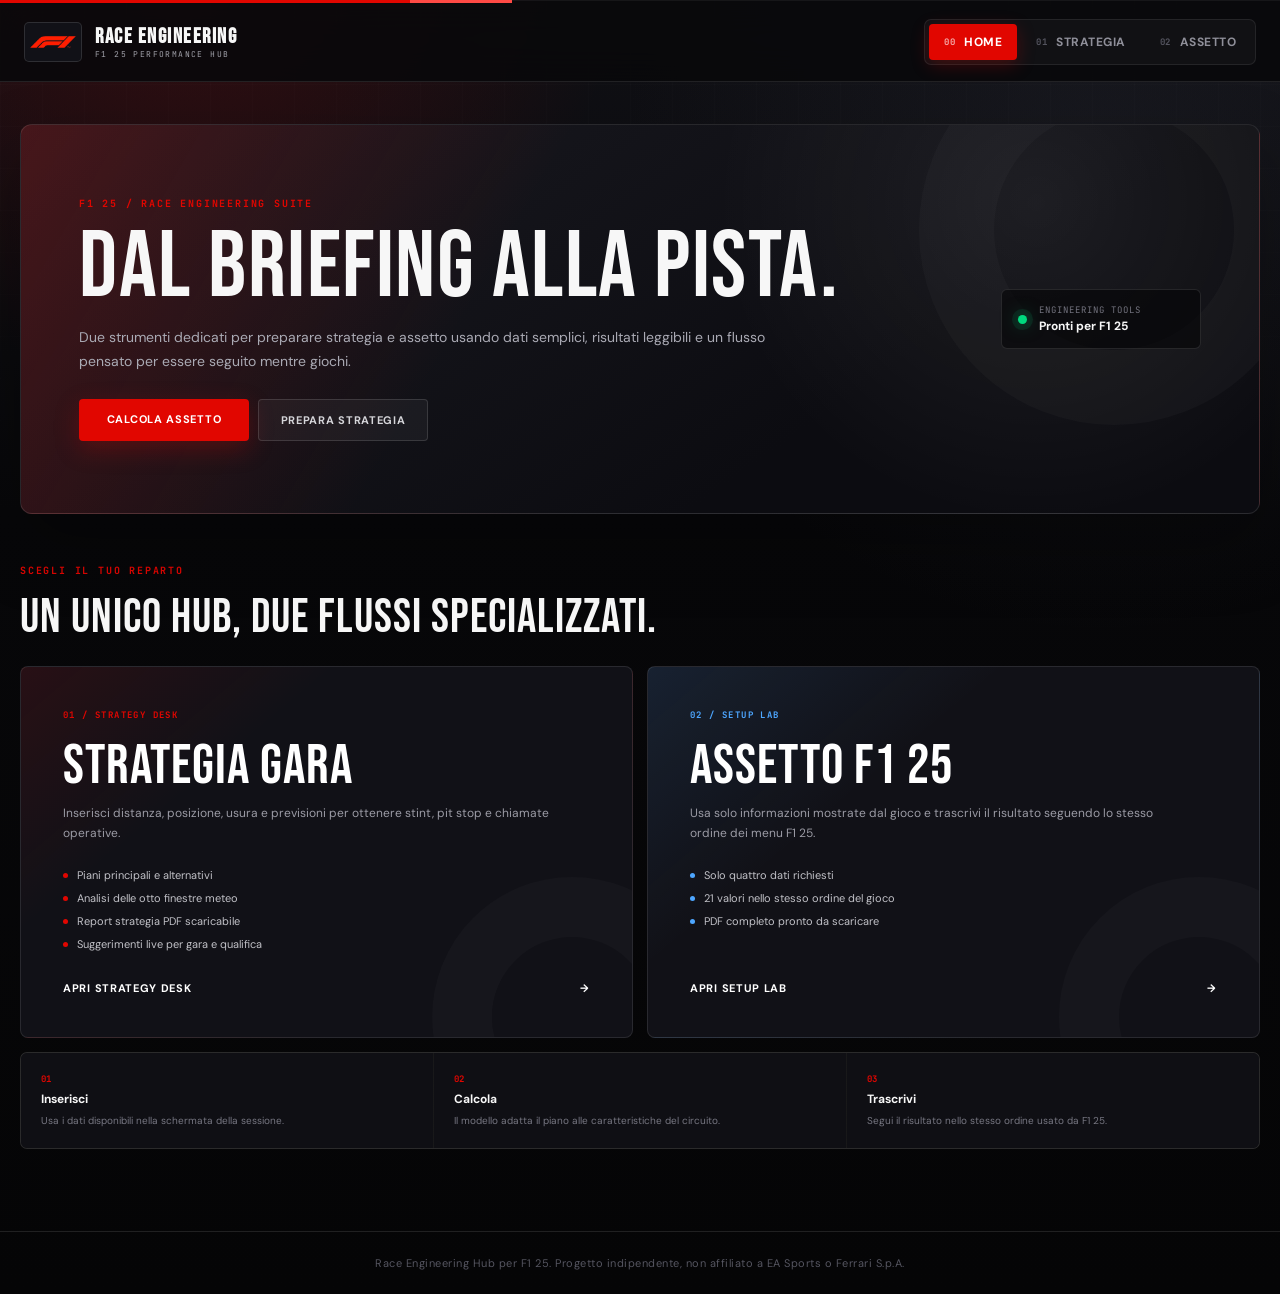
<file: index.html>
<!DOCTYPE html>
<html lang="it">
<head>
  <meta charset="UTF-8">
  <meta name="viewport" content="width=device-width, initial-scale=1.0">
  <meta name="description" content="Race Engineering Hub per F1 25: strategia gara e assetto completo.">
  <title>Race Engineering Hub | F1 25</title>
  <link rel="preconnect" href="https://fonts.googleapis.com">
  <link rel="preconnect" href="https://fonts.gstatic.com" crossorigin>
  <link href="https://fonts.googleapis.com/css2?family=Bebas+Neue&family=DM+Sans:wght@300;400;500;600;700&family=JetBrains+Mono:wght@400;600;700&display=swap" rel="stylesheet">
  <link href="style.css" rel="stylesheet">
  <link rel="icon" type="image/png" href="tdtuduy.png">
</head>
<body>
  <header class="site-header">
    <div class="header-stripe"></div>
    <div class="header-inner">
      <a class="brand" href="index.html" aria-label="Race Engineering Hub">
        <figure class="header-favicon"><img src="favicon.jpg" alt=""></figure>
        <span class="brand-copy"><strong>Race Engineering</strong><small>F1 25 Performance Hub</small></span>
      </a>
      <nav class="main-nav" aria-label="Navigazione principale">
        <a class="nav-link active" href="index.html" aria-current="page"><span>00</span> Home</a>
        <a class="nav-link" href="ferrari_strategy_setup_engineer_f1_25.html"><span>01</span> Strategia</a>
        <a class="nav-link" href="assetto.html"><span>02</span> Assetto</a>
      </nav>
    </div>
  </header>

  <main class="container page-shell home-shell">
    <section class="page-hero home-hero">
      <div>
        <p class="eyebrow">F1 25 / Race engineering suite</p>
        <h1>Dal briefing alla pista.</h1>
        <p class="hero-copy">Due strumenti dedicati per preparare strategia e assetto usando dati semplici, risultati leggibili e un flusso pensato per essere seguito mentre giochi.</p>
        <div class="home-actions">
          <a class="primary-link" href="assetto.html">Calcola assetto</a>
          <a class="secondary-link" href="ferrari_strategy_setup_engineer_f1_25.html">Prepara strategia</a>
        </div>
      </div>
      <div class="hero-status"><span class="status-dot"></span><div><small>Engineering tools</small><strong>Pronti per F1 25</strong></div></div>
    </section>

    <section class="home-intro">
      <p class="section-kicker">Scegli il tuo reparto</p>
      <h2>Un unico hub, due flussi specializzati.</h2>
    </section>

    <div class="tool-grid">
      <a class="tool-card strategy-tool" href="ferrari_strategy_setup_engineer_f1_25.html">
        <span class="tool-number">01 / STRATEGY DESK</span>
        <h2>Strategia gara</h2>
        <p>Inserisci distanza, posizione, usura e previsioni per ottenere stint, pit stop e chiamate operative.</p>
        <ul>
          <li>Piani principali e alternativi</li>
          <li>Analisi delle otto finestre meteo</li>
          <li>Report strategia PDF scaricabile</li>
          <li>Suggerimenti live per gara e qualifica</li>
        </ul>
        <strong class="tool-cta">Apri Strategy Desk <span>→</span></strong>
      </a>

      <a class="tool-card setup-tool" href="assetto.html">
        <span class="tool-number">02 / SETUP LAB</span>
        <h2>Assetto F1 25</h2>
        <p>Usa solo informazioni mostrate dal gioco e trascrivi il risultato seguendo lo stesso ordine dei menu F1 25.</p>
        <ul>
          <li>Solo quattro dati richiesti</li>
          <li>21 valori nello stesso ordine del gioco</li>
          <li>PDF completo pronto da scaricare</li>
        </ul>
        <strong class="tool-cta">Apri Setup Lab <span>→</span></strong>
      </a>
    </div>

    <section class="home-process">
      <div><span>01</span><strong>Inserisci</strong><p>Usa i dati disponibili nella schermata della sessione.</p></div>
      <div><span>02</span><strong>Calcola</strong><p>Il modello adatta il piano alle caratteristiche del circuito.</p></div>
      <div><span>03</span><strong>Trascrivi</strong><p>Segui il risultato nello stesso ordine usato da F1 25.</p></div>
    </section>
  </main>

  <footer class="site-footer">Race Engineering Hub per F1 25. Progetto indipendente, non affiliato a EA Sports o Ferrari S.p.A.</footer>
</body>
</html>
</file>
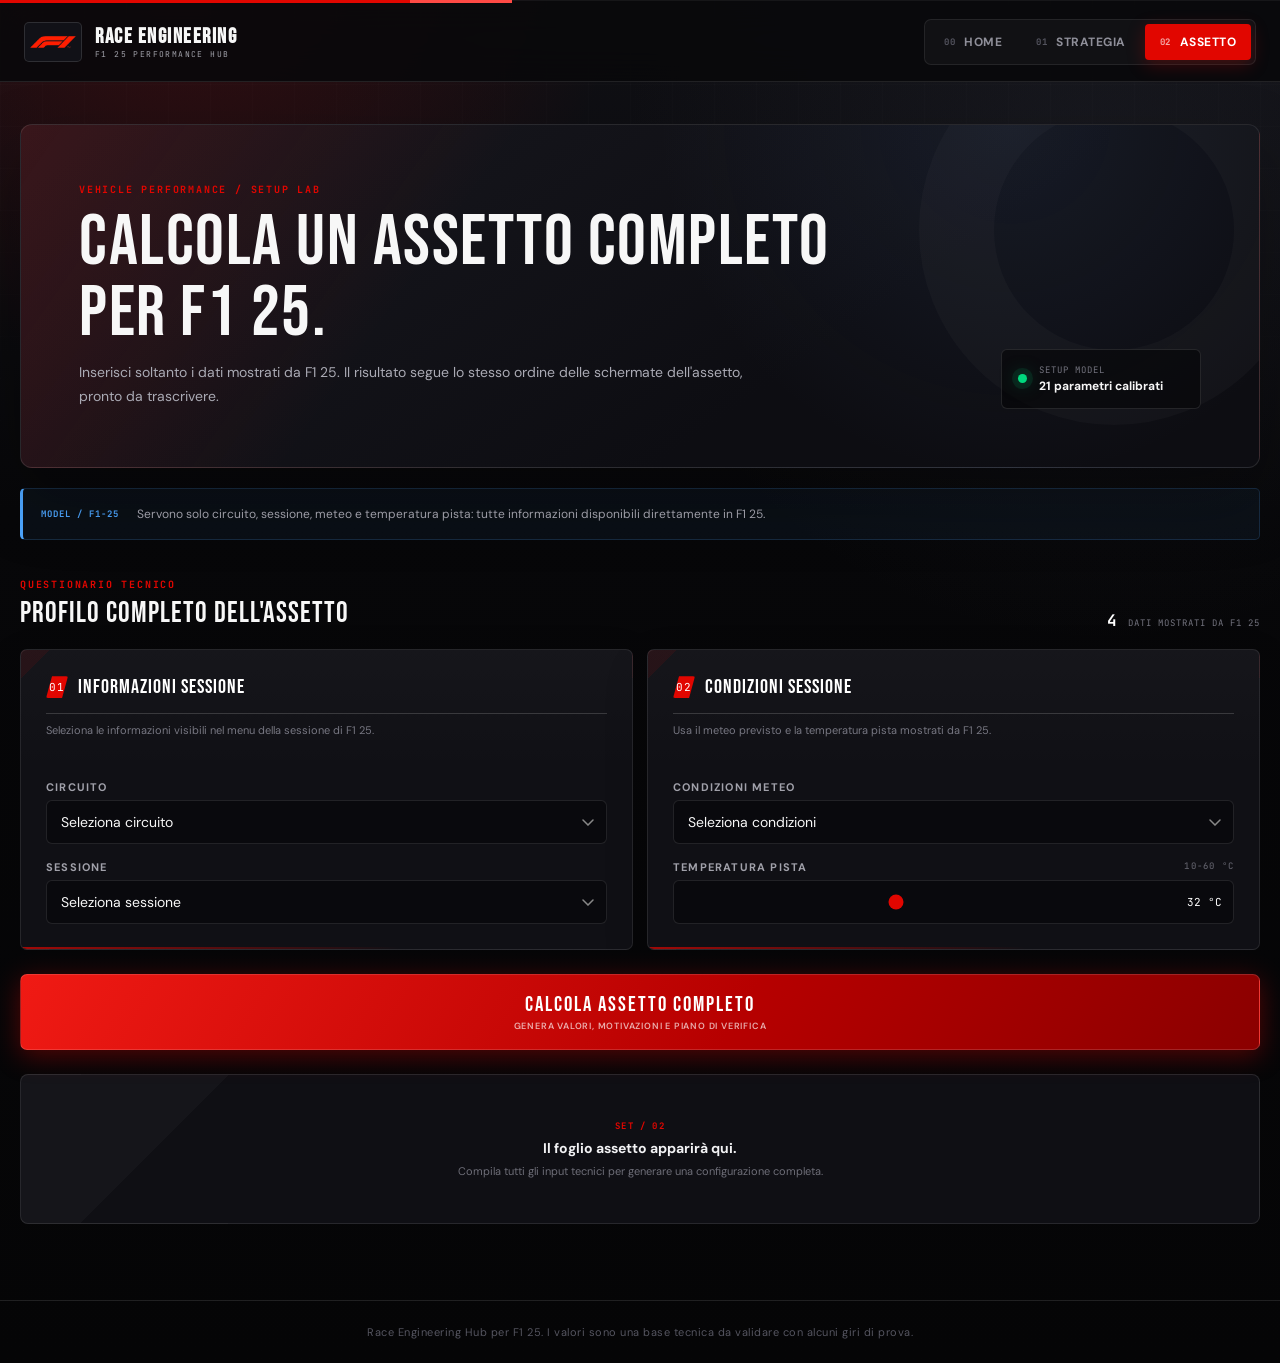
<file: assetto.html>
<!DOCTYPE html>
<html lang="it">
<head>
  <meta charset="UTF-8">
  <meta name="viewport" content="width=device-width, initial-scale=1.0">
  <meta name="description" content="Setup Lab per F1 25: calcolo professionale dell'assetto completo.">
  <title>Setup Lab | F1 25</title>
  <link rel="preconnect" href="https://fonts.googleapis.com">
  <link rel="preconnect" href="https://fonts.gstatic.com" crossorigin>
  <link href="https://fonts.googleapis.com/css2?family=Bebas+Neue&family=DM+Sans:wght@300;400;500;600;700&family=JetBrains+Mono:wght@400;600;700&display=swap" rel="stylesheet">
  <link href="style.css" rel="stylesheet">
  <link rel="icon" type="image/png" href="tdtuduy.png">
</head>
<body>
  <header class="site-header">
    <div class="header-stripe"></div>
    <div class="header-inner">
      <a class="brand" href="index.html" aria-label="Race Engineering Hub">
        <figure class="header-favicon">
          <img src="favicon.jpg" alt="">
        </figure>
        <span class="brand-copy">
          <strong>Race Engineering</strong>
          <small>F1 25 Performance Hub</small>
        </span>
      </a>

      <nav class="main-nav" aria-label="Navigazione principale">
        <a class="nav-link" href="index.html">
          <span>00</span> Home
        </a>
        <a class="nav-link" href="ferrari_strategy_setup_engineer_f1_25.html">
          <span>01</span> Strategia
        </a>
        <a class="nav-link active" href="assetto.html" aria-current="page">
          <span>02</span> Assetto
        </a>
      </nav>
    </div>
  </header>

  <main class="container page-shell">
    <section class="page-hero setup-hero">
      <div>
        <p class="eyebrow">Vehicle performance / Setup lab</p>
        <h1>Calcola un assetto completo per F1 25.</h1>
        <p class="hero-copy">Inserisci soltanto i dati mostrati da F1 25. Il risultato segue lo stesso ordine delle schermate dell'assetto, pronto da trascrivere.</p>
      </div>
      <div class="hero-status" aria-label="Stato del modello">
        <span class="status-dot"></span>
        <div>
          <small>Setup model</small>
          <strong>21 parametri calibrati</strong>
        </div>
      </div>
    </section>

    <section class="model-note">
      <span class="note-code">MODEL / F1-25</span>
      <p>Servono solo circuito, sessione, meteo e temperatura pista: tutte informazioni disponibili direttamente in F1 25.</p>
    </section>

    <section class="workspace-heading">
      <div>
        <p class="section-kicker">Questionario tecnico</p>
        <h2>Profilo completo dell'assetto</h2>
      </div>
      <span class="completion-label"><strong>4</strong> dati mostrati da F1 25</span>
    </section>

    <div class="setup-form-grid setup-game-inputs">
      <section class="card setup-form-card">
        <div class="card-title"><em class="step">01</em> Informazioni sessione</div>
        <p class="card-intro">Seleziona le informazioni visibili nel menu della sessione di F1 25.</p>

        <div class="field">
          <label for="setupTrack">Circuito</label>
          <select id="setupTrack">
            <option value="">Seleziona circuito</option>
            <option value="bahrain">Bahrain</option>
            <option value="saudi">Arabia Saudita</option>
            <option value="australia">Australia</option>
            <option value="japan">Giappone</option>
            <option value="china">Cina</option>
            <option value="miami">Miami</option>
            <option value="imola">Imola</option>
            <option value="monaco">Monaco</option>
            <option value="canada">Canada</option>
            <option value="spain">Spagna</option>
            <option value="austria">Austria</option>
            <option value="silverstone">Gran Bretagna</option>
            <option value="belgium">Belgio</option>
            <option value="hungary">Ungheria</option>
            <option value="netherlands">Olanda</option>
            <option value="monza">Monza</option>
            <option value="baku">Azerbaijan</option>
            <option value="singapore">Singapore</option>
            <option value="usa">USA</option>
            <option value="mexico">Messico</option>
            <option value="brazil">Brasile</option>
            <option value="lasvegas">Las Vegas</option>
            <option value="qatar">Qatar</option>
            <option value="abudhabi">Abu Dhabi</option>
          </select>
        </div>

        <div class="field">
          <label for="setupSession">Sessione</label>
          <select id="setupSession">
            <option value="">Seleziona sessione</option>
            <option value="timeTrial">Prova a tempo</option>
            <option value="qualifying">Qualifica</option>
            <option value="sprint">Sprint</option>
            <option value="race">Gara</option>
          </select>
        </div>
      </section>

      <section class="card setup-form-card">
        <div class="card-title"><em class="step">02</em> Condizioni sessione</div>
        <p class="card-intro">Usa il meteo previsto e la temperatura pista mostrati da F1 25.</p>

        <div class="field">
          <label for="setupWeather">Condizioni meteo</label>
          <select id="setupWeather">
            <option value="">Seleziona condizioni</option>
            <option value="dry">Asciutto</option>
            <option value="damp">Pioggia leggera / intermedie</option>
            <option value="wet">Pioggia intensa / full wet</option>
          </select>
        </div>

        <div class="field">
          <label for="setupTrackTemp">Temperatura pista <span class="label-note">10-60 °C</span></label>
          <div class="range-control">
            <input type="range" id="setupTrackTemp" min="10" max="60" value="32">
            <output id="setupTrackTempValue" for="setupTrackTemp">32 °C</output>
          </div>
        </div>

      </section>
    </div>

    <div class="cta-row">
      <button class="btn-calculate" id="calculateSetupBtn" type="button">
        <span>Calcola assetto completo</span>
        <small>Genera valori, motivazioni e piano di verifica</small>
      </button>
    </div>

    <section id="setupOutput" class="setup-output" aria-live="polite">
      <div class="empty-state">
        <span class="empty-index">SET / 02</span>
        <strong>Il foglio assetto apparirà qui.</strong>
        <p>Compila tutti gli input tecnici per generare una configurazione completa.</p>
      </div>
    </section>
  </main>

  <footer class="site-footer">
    Race Engineering Hub per F1 25. I valori sono una base tecnica da validare con alcuni giri di prova.
  </footer>
  <script src="script.js" defer></script>
  <script src="assetto.js" defer></script>
</body>
</html>
</file>
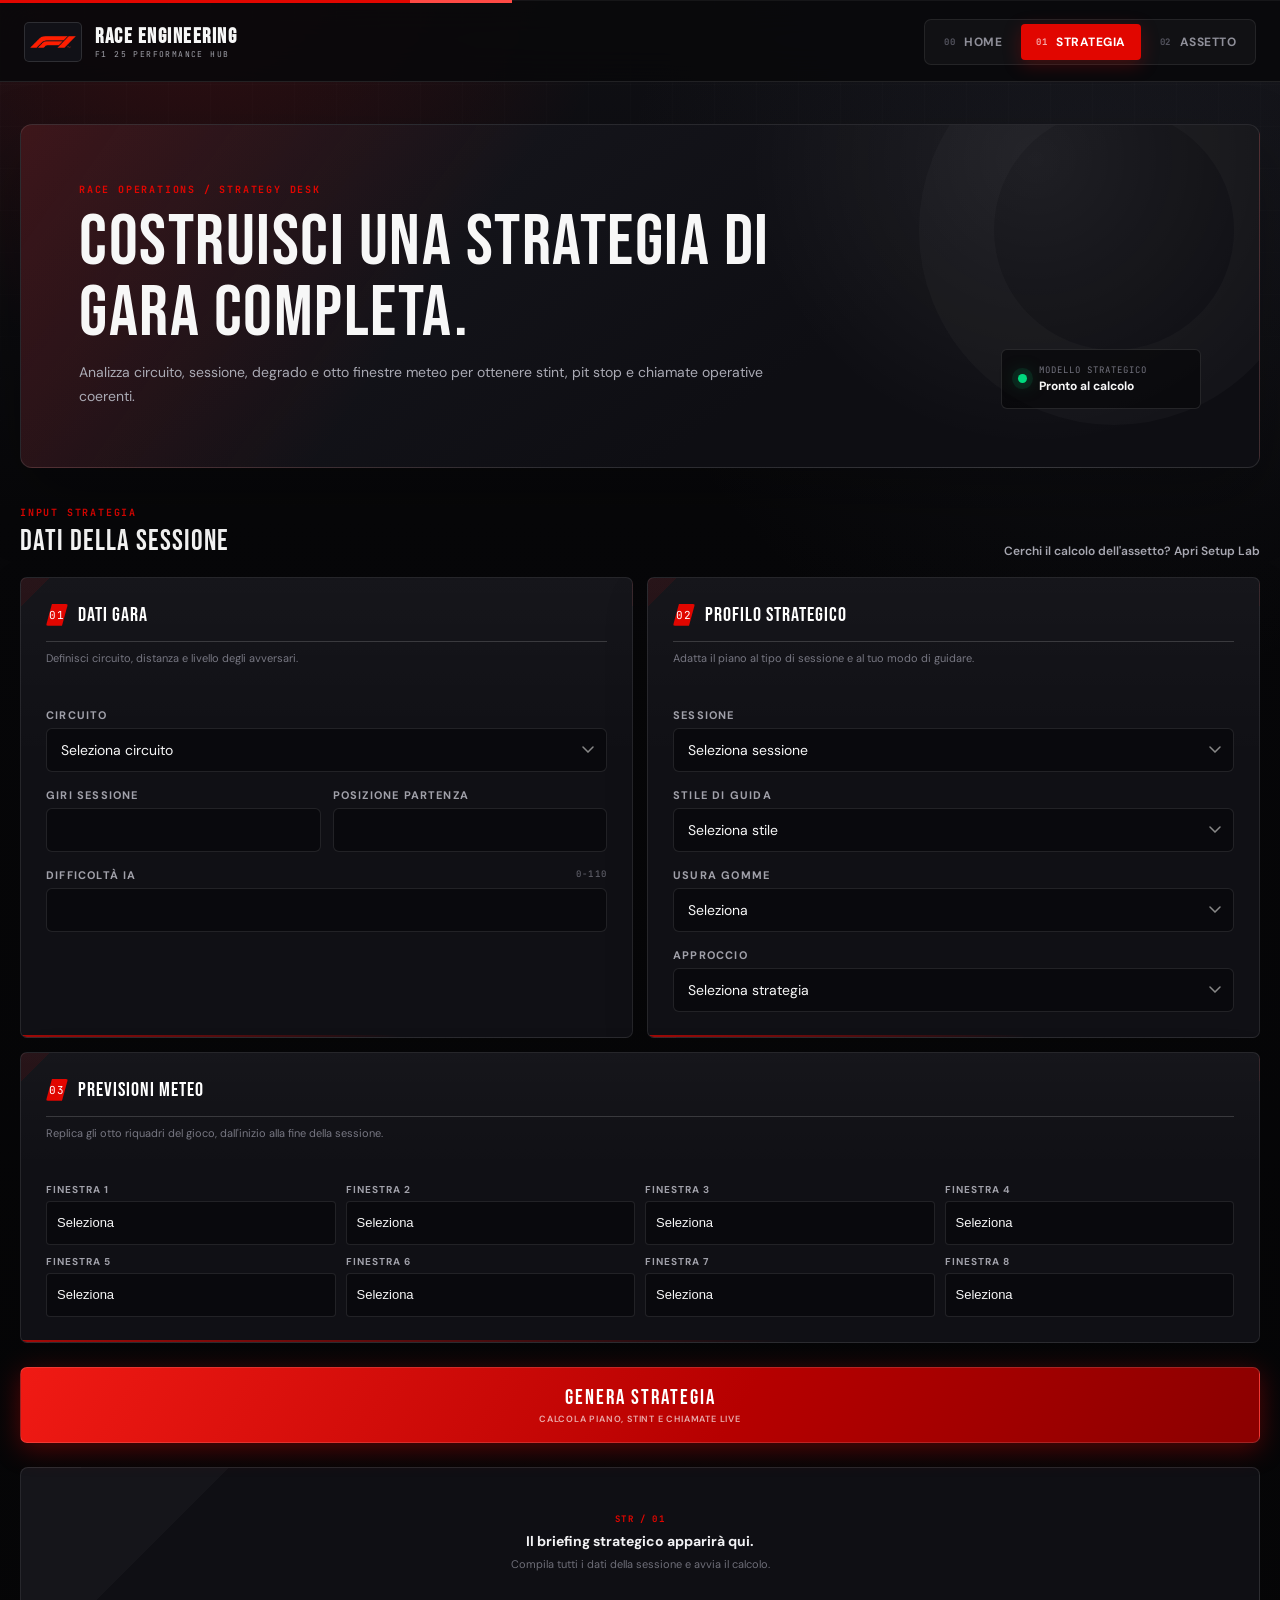
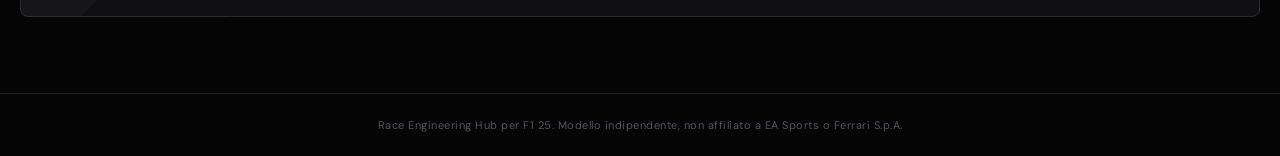
<file: ferrari_strategy_setup_engineer_f1_25.html>
<!DOCTYPE html>
<html lang="it">
<head>
  <meta charset="UTF-8">
  <meta name="viewport" content="width=device-width, initial-scale=1.0">
  <meta name="description" content="Race Strategy Engineer per F1 25: strategia, meteo e gestione stint.">
  <title>Race Strategy Engineer | F1 25</title>
  <link rel="preconnect" href="https://fonts.googleapis.com">
  <link rel="preconnect" href="https://fonts.gstatic.com" crossorigin>
  <link href="https://fonts.googleapis.com/css2?family=Bebas+Neue&family=DM+Sans:wght@300;400;500;600;700&family=JetBrains+Mono:wght@400;600;700&display=swap" rel="stylesheet">
  <link href="style.css" rel="stylesheet">
  <link rel="icon" type="image/png" href="tdtuduy.png">
</head>
<body>
  <header class="site-header">
    <div class="header-stripe"></div>
    <div class="header-inner">
      <a class="brand" href="index.html" aria-label="Race Engineering Hub">
        <figure class="header-favicon">
          <img src="favicon.jpg" alt="">
        </figure>
        <span class="brand-copy">
          <strong>Race Engineering</strong>
          <small>F1 25 Performance Hub</small>
        </span>
      </a>

      <nav class="main-nav" aria-label="Navigazione principale">
        <a class="nav-link" href="index.html">
          <span>00</span> Home
        </a>
        <a class="nav-link active" href="ferrari_strategy_setup_engineer_f1_25.html" aria-current="page">
          <span>01</span> Strategia
        </a>
        <a class="nav-link" href="assetto.html">
          <span>02</span> Assetto
        </a>
      </nav>
    </div>
  </header>

  <main class="container page-shell">
    <section class="page-hero">
      <div>
        <p class="eyebrow">Race operations / Strategy desk</p>
        <h1>Costruisci una strategia di gara completa.</h1>
        <p class="hero-copy">Analizza circuito, sessione, degrado e otto finestre meteo per ottenere stint, pit stop e chiamate operative coerenti.</p>
      </div>
      <div class="hero-status" aria-label="Stato del modello">
        <span class="status-dot"></span>
        <div>
          <small>Modello strategico</small>
          <strong>Pronto al calcolo</strong>
        </div>
      </div>
    </section>

    <section class="workspace-heading">
      <div>
        <p class="section-kicker">Input strategia</p>
        <h2>Dati della sessione</h2>
      </div>
      <a class="text-link" href="assetto.html">Cerchi il calcolo dell'assetto? Apri Setup Lab</a>
    </section>

    <div class="input-grid strategy-grid">
      <section class="card">
        <div class="card-title"><em class="step">01</em> Dati gara</div>
        <p class="card-intro">Definisci circuito, distanza e livello degli avversari.</p>

        <div class="field">
          <label for="track">Circuito</label>
          <select id="track">
            <option value="">Seleziona circuito</option>
            <option value="bahrain">Bahrain</option>
            <option value="saudi">Arabia Saudita</option>
            <option value="australia">Australia</option>
            <option value="japan">Giappone</option>
            <option value="china">Cina</option>
            <option value="miami">Miami</option>
            <option value="imola">Imola</option>
            <option value="monaco">Monaco</option>
            <option value="canada">Canada</option>
            <option value="spain">Spagna</option>
            <option value="austria">Austria</option>
            <option value="silverstone">Gran Bretagna</option>
            <option value="belgium">Belgio</option>
            <option value="hungary">Ungheria</option>
            <option value="netherlands">Olanda</option>
            <option value="monza">Monza</option>
            <option value="baku">Azerbaijan</option>
            <option value="singapore">Singapore</option>
            <option value="usa">USA</option>
            <option value="mexico">Messico</option>
            <option value="brazil">Brasile</option>
            <option value="lasvegas">Las Vegas</option>
            <option value="qatar">Qatar</option>
            <option value="abudhabi">Abu Dhabi</option>
          </select>
        </div>

        <div class="field-row">
          <div class="field">
            <label for="laps">Giri sessione</label>
            <input type="number" id="laps" min="1" max="100" inputmode="numeric">
          </div>
          <div class="field">
            <label for="startPos">Posizione partenza</label>
            <input type="number" id="startPos" min="1" max="22" inputmode="numeric">
          </div>
        </div>

        <div class="field">
          <label for="aiDifficulty">Difficoltà IA <span class="label-note">0-110</span></label>
          <input type="number" id="aiDifficulty" min="0" max="110" inputmode="numeric">
        </div>
      </section>

      <section class="card">
        <div class="card-title"><em class="step">02</em> Profilo strategico</div>
        <p class="card-intro">Adatta il piano al tipo di sessione e al tuo modo di guidare.</p>

        <div class="field">
          <label for="sessionType">Sessione</label>
          <select id="sessionType">
            <option value="">Seleziona sessione</option>
            <option value="sprintShootout">Qualifica Sprint</option>
            <option value="sprint">Gara Sprint</option>
            <option value="qualy">Qualifica GP</option>
            <option value="race">Gara</option>
          </select>
        </div>

        <div class="field">
          <label for="driverStyle">Stile di guida</label>
          <select id="driverStyle">
            <option value="">Seleziona stile</option>
            <option value="assisted">Stabile / prudente</option>
            <option value="smooth">Fluido</option>
            <option value="normal">Bilanciato</option>
            <option value="aggressive">Aggressivo controllato</option>
          </select>
        </div>

        <div class="field">
          <label for="wear">Usura gomme</label>
          <select id="wear">
            <option value="">Seleziona</option>
            <option value="low">Bassa</option>
            <option value="medium">Media</option>
            <option value="high">Alta</option>
          </select>
        </div>

        <div class="field">
          <label for="strategyStyle">Approccio</label>
          <select id="strategyStyle">
            <option value="">Seleziona strategia</option>
            <option value="balanced">Bilanciata</option>
            <option value="aggressive">Aggressiva</option>
            <option value="conservative">Conservativa</option>
          </select>
        </div>
      </section>

      <section class="card weather-card">
        <div class="card-title"><em class="step">03</em> Previsioni meteo</div>
        <p class="card-intro">Replica gli otto riquadri del gioco, dall'inizio alla fine della sessione.</p>

        <div class="weather-grid">
          <div class="weather-cell"><label for="w1">Finestra 1</label><select id="w1"><option value="">Seleziona</option><option value="dry">Sole</option><option value="cloudy">Nuvoloso</option><option value="light_rain">Pioggia lieve</option><option value="rain">Pioggia</option><option value="heavy_rain">Pioggia forte</option></select></div>
          <div class="weather-cell"><label for="w2">Finestra 2</label><select id="w2"><option value="">Seleziona</option><option value="dry">Sole</option><option value="cloudy">Nuvoloso</option><option value="light_rain">Pioggia lieve</option><option value="rain">Pioggia</option><option value="heavy_rain">Pioggia forte</option></select></div>
          <div class="weather-cell"><label for="w3">Finestra 3</label><select id="w3"><option value="">Seleziona</option><option value="dry">Sole</option><option value="cloudy">Nuvoloso</option><option value="light_rain">Pioggia lieve</option><option value="rain">Pioggia</option><option value="heavy_rain">Pioggia forte</option></select></div>
          <div class="weather-cell"><label for="w4">Finestra 4</label><select id="w4"><option value="">Seleziona</option><option value="dry">Sole</option><option value="cloudy">Nuvoloso</option><option value="light_rain">Pioggia lieve</option><option value="rain">Pioggia</option><option value="heavy_rain">Pioggia forte</option></select></div>
          <div class="weather-cell"><label for="w5">Finestra 5</label><select id="w5"><option value="">Seleziona</option><option value="dry">Sole</option><option value="cloudy">Nuvoloso</option><option value="light_rain">Pioggia lieve</option><option value="rain">Pioggia</option><option value="heavy_rain">Pioggia forte</option></select></div>
          <div class="weather-cell"><label for="w6">Finestra 6</label><select id="w6"><option value="">Seleziona</option><option value="dry">Sole</option><option value="cloudy">Nuvoloso</option><option value="light_rain">Pioggia lieve</option><option value="rain">Pioggia</option><option value="heavy_rain">Pioggia forte</option></select></div>
          <div class="weather-cell"><label for="w7">Finestra 7</label><select id="w7"><option value="">Seleziona</option><option value="dry">Sole</option><option value="cloudy">Nuvoloso</option><option value="light_rain">Pioggia lieve</option><option value="rain">Pioggia</option><option value="heavy_rain">Pioggia forte</option></select></div>
          <div class="weather-cell"><label for="w8">Finestra 8</label><select id="w8"><option value="">Seleziona</option><option value="dry">Sole</option><option value="cloudy">Nuvoloso</option><option value="light_rain">Pioggia lieve</option><option value="rain">Pioggia</option><option value="heavy_rain">Pioggia forte</option></select></div>
        </div>
      </section>
    </div>

    <div class="cta-row">
      <button class="btn-calculate" id="calculateBtn" type="button">
        <span>Genera strategia</span>
        <small>Calcola piano, stint e chiamate live</small>
      </button>
    </div>

    <section id="output" aria-live="polite">
      <div class="empty-state">
        <span class="empty-index">STR / 01</span>
        <strong>Il briefing strategico apparirà qui.</strong>
        <p>Compila tutti i dati della sessione e avvia il calcolo.</p>
      </div>
    </section>
  </main>

  <footer class="site-footer">
    Race Engineering Hub per F1 25. Modello indipendente, non affiliato a EA Sports o Ferrari S.p.A.
  </footer>
  <script src="script.js" defer></script>
</body>
</html>
</file>
<file: style.css>
:root {
  --red: #e10600;
  --red-dark: #790000;
  --red-glow: rgba(225,6,0,0.28);
  --gold: #f5c100;
  --gold-light: #fff200;
  --bg: #050507;
  --surface: #121217;
  --surface2: #181820;
  --surface3: #22222b;
  --border: rgba(255,255,255,0.11);
  --border-active: rgba(225,6,0,0.62);
  --text: #f7f7f7;
  --muted: #a1a1aa;
  --green: #00d97e;
  --yellow: #f5c842;
  --blue: #4da6ff;
  --soft-tyre: #e8001a;
  --medium-tyre: #f5c100;
  --hard-tyre: #d4d4d4;
  --inter-tyre: #1db954;
  --wet-tyre: #1565c0;
}

*, *::before, *::after { box-sizing: border-box; margin: 0; padding: 0; }

html { scroll-behavior: smooth; }

body {
  font-family: 'DM Sans', sans-serif;
  background:
    linear-gradient(135deg, rgba(225,6,0,0.13) 0 12%, transparent 12% 100%),
    linear-gradient(180deg, #15151e 0%, var(--bg) 36%, #08080b 100%);
  color: var(--text);
  min-height: 100vh;
  overflow-x: hidden;
}

/* --- NOISE OVERLAY --- */
body::before {
  content: '';
  position: fixed;
  inset: 0;
  background-image:
    linear-gradient(135deg, rgba(255,255,255,0.045) 0 1px, transparent 1px 18px),
    linear-gradient(90deg, transparent 0 48%, rgba(225,6,0,0.08) 48% 50%, transparent 50% 100%);
  pointer-events: none;
  z-index: 0;
  opacity: 0.55;
}

/* --- HEADER --- */
.site-header {
  position: relative;
  overflow: hidden;
  padding: 0;
  background:
    radial-gradient(circle at 20% 10%, rgba(255,255,255,0.08), transparent 20%),
    linear-gradient(120deg, rgba(225,6,0,0.24) 0 18%, transparent 18% 100%),
    linear-gradient(180deg, #18181f 0%, #070708 100%);
  border-bottom: 1px solid rgba(255,255,255,0.14);
  box-shadow: inset 0 1px 0 rgba(255,255,255,0.05);
}

.site-header::after {
  content: '';
  position: absolute;
  right: -80px;
  bottom: -42px;
  width: 360px;
  height: 120px;
  transform: skewX(-24deg);
  background: repeating-linear-gradient(90deg, rgba(255,255,255,0.10) 0 12px, transparent 12px 24px);
  opacity: 0.22;
}

.header-stripe {
  height: 6px;
  background: linear-gradient(90deg, var(--red) 0 36%, #fff 36% 41%, var(--red) 41% 100%);
}

.header-inner {
  position: relative;
  z-index: 1;
  max-width: 1200px;
  margin: auto;
  padding: 28px 28px 24px;
  display: flex;
  align-items: center;
  justify-content: space-between;
  gap: 18px;
}

.header-favicon {
  width: 95px;
  height: 60px;
  flex-shrink: 0;
  display: grid;
  place-items: center;
  align-self: center;
}

.header-favicon img {
  width: 100%;
  height: auto;
  display: block;
}

.header-title {
  display: flex;
  align-items: center;
  gap: 14px;
  flex: 1;
}

.header-title h1 {
  font-family: 'Bebas Neue', sans-serif;
  font-size: clamp(28px, 4vw, 42px);
  letter-spacing: 1.5px;
  line-height: 1.05;
  color: #fff;
  text-transform: uppercase;
  text-shadow: 0 1px 3px rgba(0,0,0,0.35);
}

.header-title h1 span {
  color: var(--red);
}

.header-title p {
  color: var(--muted);
  font-size: 13px;
  margin-top: 4px;
  letter-spacing: 0.5px;
  font-weight: 300;
}

.header-badge {
  background: var(--red);
  border: 1px solid rgba(255,255,255,0.16);
  color: #fff;
  font-family: 'JetBrains Mono', monospace;
  font-size: 11px;
  padding: 6px 12px;
  border-radius: 0;
  text-transform: uppercase;
  letter-spacing: 1px;
  white-space: nowrap;
  clip-path: polygon(10px 0, 100% 0, calc(100% - 10px) 100%, 0 100%);
}

/* --- MAIN LAYOUT --- */
.container {
  position: relative;
  z-index: 1;
  max-width: 1200px;
  margin: auto;
  padding: 32px 20px 48px;
}

.input-grid {
  display: grid;
  grid-template-columns: repeat(auto-fit, minmax(min(300px, 100%), 1fr));
  gap: 14px;
  margin-bottom: 18px;
}

/* --- CARDS --- */
.card {
  background:
    linear-gradient(135deg, rgba(225,6,0,0.12) 0 20px, transparent 20px 100%),
    linear-gradient(180deg, rgba(255,255,255,0.045), transparent 38%),
    #101015;
  border: 1px solid rgba(255,255,255,0.09);
  border-radius: 10px;
  padding: 24px;
  position: relative;
  overflow: hidden;
  transition: border-color 0.2s ease, transform 0.2s ease, box-shadow 0.2s ease;
  box-shadow: 0 10px 30px rgba(0,0,0,0.15);
}

.card:hover {
  border-color: rgba(225,6,0,0.48);
  transform: translateY(-1px);
}

.card::after {
  content: '';
  position: absolute;
  inset: auto 0 0;
  height: 2px;
  background: linear-gradient(90deg, var(--red), transparent 62%);
  opacity: 0.7;
}

.card-title {
  font-family: 'Bebas Neue', sans-serif;
  font-size: 19px;
  letter-spacing: 1px;
  color: #fff;
  display: flex;
  align-items: center;
  gap: 10px;
  margin-bottom: 20px;
  padding-bottom: 14px;
  border-bottom: 1px solid rgba(255,255,255,0.16);
  text-transform: uppercase;
}

.card-title .step {
  background: var(--red);
  color: #fff;
  font-size: 11px;
  font-family: 'JetBrains Mono', monospace;
  width: 22px;
  height: 22px;
  border-radius: 2px;
  display: flex;
  align-items: center;
  justify-content: center;
  flex-shrink: 0;
  font-style: normal;
  clip-path: polygon(6px 0, 100% 0, calc(100% - 6px) 100%, 0 100%);
}

/* --- FORM ELEMENTS --- */
.field {
  margin-bottom: 16px;
}

.field:last-child { margin-bottom: 0; }

.field label {
  display: block;
  font-size: 11px;
  font-weight: 700;
  text-transform: uppercase;
  letter-spacing: 1.2px;
  color: var(--muted);
  margin-bottom: 6px;
}

.field input,
.field select {
  width: 100%;
  background: #09090f;
  border: 1px solid rgba(255,255,255,0.08);
  color: var(--text);
  font-family: 'DM Sans', sans-serif;
  font-size: 14px;
  padding: 12px 14px;
  border-radius: 6px;
  outline: none;
  transition: border-color 0.2s, box-shadow 0.2s, transform 0.2s;
  appearance: none;
  -webkit-appearance: none;
}

.field input:focus,
.field select:focus {
  border-color: var(--red);
  box-shadow: inset 4px 0 0 var(--red), 0 0 0 3px var(--red-glow);
}

.field input.is-invalid,
.field select.is-invalid,
.weather-cell select.is-invalid {
  border-color: #ff4d4d;
  box-shadow: 0 0 0 3px rgba(255,77,77,0.18);
}

.field select {
  background-image: url("data:image/svg+xml,%3Csvg xmlns='http://www.w3.org/2000/svg' width='12' height='7' viewBox='0 0 12 7'%3E%3Cpath d='M1 1l5 5 5-5' stroke='%23888' stroke-width='1.5' fill='none' stroke-linecap='round'/%3E%3C/svg%3E");
  background-repeat: no-repeat;
  background-position: right 12px center;
  padding-right: 36px;
  cursor: pointer;
}

.field input::placeholder { color: #444; }

/* --- WEATHER GRID --- */
.weather-grid {
  display: grid;
  grid-template-columns: repeat(4, 1fr);
  gap: 8px;
  margin-top: 2px;
}

.weather-cell label {
  font-size: 10px;
  letter-spacing: 1px;
  color: var(--muted);
  text-transform: uppercase;
  font-weight: 700;
  display: block;
  margin-bottom: 5px;
}

.weather-cell select {
  width: 100%;
  background: #0c0c11;
  border: 1px solid var(--border);
  color: var(--text);
  font-size: 13px;
  padding: 8px 10px;
  border-radius: 4px;
  outline: none;
  appearance: none;
  -webkit-appearance: none;
  cursor: pointer;
  transition: border-color 0.2s;
}

.weather-cell select:focus {
  border-color: var(--red);
}

/* --- CTA BUTTON --- */
.cta-row {
  margin: 20px 0;
}

.btn-calculate {
  width: 100%;
  background:
    linear-gradient(135deg, #ff2d20 0 20%, #c10000 20% 100%);
  color: #fff;
  border: 1px solid rgba(255,255,255,0.14);
  border-radius: 6px;
  padding: 18px 32px;
  font-family: 'Bebas Neue', sans-serif;
  font-size: 21px;
  letter-spacing: 2.2px;
  text-transform: uppercase;
  cursor: pointer;
  position: relative;
  overflow: hidden;
  transition: background 0.2s, transform 0.1s, box-shadow 0.2s;
  box-shadow: 0 6px 26px rgba(225,6,0,0.35);
}

.btn-calculate::before {
  content: '';
  position: absolute;
  top: 0;
  left: -100%;
  width: 100%;
  height: 100%;
  background: linear-gradient(105deg, transparent 0 35%, rgba(255,255,255,0.24) 35% 48%, transparent 48% 100%);
  transition: left 0.5s ease;
}

.btn-calculate:hover::before { left: 100%; }

.btn-calculate:hover {
  background: #ff1f1a;
  box-shadow: 0 6px 32px rgba(225,6,0,0.5);
}

.btn-calculate:active { transform: scale(0.99); }

/* --- OUTPUT SECTION --- */
#output {
  background:
    linear-gradient(135deg, rgba(255,255,255,0.04) 0 18%, transparent 18% 100%),
    var(--surface);
  border: 1px solid var(--border);
  border-radius: 6px;
  padding: 28px;
  min-height: 80px;
  display: flex;
  align-items: center;
  justify-content: center;
  color: var(--muted);
  font-size: 14px;
  transition: border-color 0.3s;
}

#output.has-result {
  display: block;
  align-items: unset;
  justify-content: unset;
  border-color: rgba(225,6,0,0.2);
  animation: fadeIn 0.4s ease;
}

@keyframes fadeIn {
  from { opacity: 0; transform: translateY(8px); }
  to { opacity: 1; transform: translateY(0); }
}

/* --- OUTPUT INTERNALS --- */
.out-section {
  margin-bottom: 28px;
  overflow-x: auto;
}

.out-section:last-child { margin-bottom: 0; }

.out-title {
  font-family: 'Bebas Neue', sans-serif;
  font-size: 17px;
  letter-spacing: 1px;
  color: var(--text);
  padding: 0 0 10px;
  margin-bottom: 16px;
  border-bottom: 1px solid rgba(255,255,255,0.16);
  display: flex;
  align-items: center;
  gap: 8px;
  text-transform: uppercase;
}

.out-title .icon {
  font-size: 14px;
}

/* Summary row */
.summary-grid {
  display: grid;
  grid-template-columns: repeat(auto-fit, minmax(200px, 1fr));
  gap: 10px;
  margin-bottom: 20px;
}

.summary-item {
  background: linear-gradient(135deg, rgba(225,6,0,0.08) 0 14px, transparent 14px 100%), var(--surface2);
  border: 1px solid var(--border);
  border-radius: 4px;
  padding: 12px 16px;
}

.summary-item .s-label {
  font-size: 10px;
  text-transform: uppercase;
  letter-spacing: 1.2px;
  color: var(--muted);
  font-weight: 700;
  margin-bottom: 4px;
}

.summary-item .s-value {
  font-size: 15px;
  font-weight: 600;
  color: var(--text);
}

.s-value.highlight { color: var(--red); }
.s-value.warn { color: var(--yellow); }
.s-value.good { color: var(--green); }
.s-value.blue { color: var(--blue); }

/* Tyre tags */
.tyre-tag {
  display: inline-flex;
  align-items: center;
  gap: 5px;
  padding: 4px 10px;
  border-radius: 3px;
  font-size: 12px;
  font-weight: 700;
  font-family: 'JetBrains Mono', monospace;
  letter-spacing: 0.5px;
}

.tyre-soft { background: var(--soft-tyre); color: #fff; }
.tyre-medium { background: var(--medium-tyre); color: #111; }
.tyre-hard { background: var(--hard-tyre); color: #111; }
.tyre-inter { background: var(--inter-tyre); color: #fff; }
.tyre-wet { background: var(--wet-tyre); color: #fff; }

/* Tables */
.data-table {
  width: 100%;
  min-width: 560px;
  border-collapse: collapse;
  font-size: 13px;
}

.data-table th {
  background: #0b0b10;
  color: var(--muted);
  font-size: 10px;
  font-weight: 700;
  text-transform: uppercase;
  letter-spacing: 1.2px;
  padding: 10px 14px;
  text-align: left;
  border-bottom: 2px solid var(--red);
}

.data-table td {
  padding: 11px 14px;
  border-bottom: 1px solid var(--border);
  vertical-align: middle;
}

.data-table tr:last-child td { border-bottom: none; }

.data-table tbody tr:hover {
  background: rgba(225,6,0,0.08);
}

.data-table .plan-name {
  font-weight: 700;
  color: var(--text);
}

.data-table .plan-name.primary {
  color: var(--gold-light);
}

.plan-reason {
  max-width: 320px;
  margin-top: 5px;
  display: block;
  color: #777782;
  font-size: 10px;
  font-weight: 400;
  line-height: 1.45;
}

.pit-lap {
  font-family: 'JetBrains Mono', monospace;
  font-size: 12px;
  color: var(--muted);
}

.delta-time {
  color: #90909a;
  font-family: 'JetBrains Mono', monospace;
  font-size: 11px;
  white-space: nowrap;
}

.delta-time.primary {
  color: var(--green);
}

.summary-wide {
  grid-column: span 2;
}

.strategy-reason {
  color: #d2d2d7 !important;
  font-size: 12px !important;
  font-weight: 500 !important;
  line-height: 1.55;
}

.f1-strategy-card {
  margin-bottom: 18px;
  overflow: hidden;
  background:
    linear-gradient(120deg, rgba(225,6,0,0.13), transparent 34%),
    #0a0a0e;
  border: 1px solid rgba(255,255,255,0.13);
  border-top: 3px solid var(--red);
  border-radius: 5px;
  box-shadow: 0 18px 40px rgba(0,0,0,0.24);
}

.f1-strategy-card-header {
  padding: 14px 17px;
  display: flex;
  align-items: center;
  justify-content: space-between;
  gap: 16px;
  background: linear-gradient(90deg, rgba(255,255,255,0.045), transparent);
  border-bottom: 1px solid rgba(255,255,255,0.1);
}

.f1-strategy-card-header div:first-child {
  display: grid;
  gap: 3px;
}

.f1-strategy-card-header span,
.f1-strategy-card-footer span,
.f1-stint-copy small {
  color: #777782;
  font-family: 'JetBrains Mono', monospace;
  font-size: 8px;
  font-weight: 700;
  letter-spacing: 0.8px;
  text-transform: uppercase;
}

.f1-strategy-card-header strong {
  color: #fff;
  font-family: 'Bebas Neue', sans-serif;
  font-size: 21px;
  font-weight: 400;
  letter-spacing: 1px;
  text-transform: uppercase;
}

.f1-strategy-status {
  display: inline-flex;
  align-items: center;
  gap: 7px;
  color: var(--green);
  font-family: 'JetBrains Mono', monospace;
  font-size: 8px;
  font-weight: 700;
  letter-spacing: 0.5px;
  text-transform: uppercase;
}

.f1-strategy-status i {
  width: 6px;
  height: 6px;
  display: block;
  background: var(--green);
  border-radius: 50%;
  box-shadow: 0 0 10px rgba(0,217,126,0.55);
}

.f1-strategy-timeline {
  min-width: 660px;
  padding: 24px 17px;
  display: flex;
  align-items: stretch;
  gap: 8px;
  background:
    linear-gradient(rgba(255,255,255,0.018) 1px, transparent 1px),
    linear-gradient(90deg, rgba(255,255,255,0.018) 1px, transparent 1px);
  background-size: 22px 22px;
}

.f1-strategy-stint {
  min-width: 104px;
  min-height: 116px;
  padding: 12px;
  display: flex;
  flex: var(--stint-share) 1 0;
  align-items: center;
  gap: 10px;
  background: #14141a;
  border: 1px solid rgba(255,255,255,0.1);
  border-radius: 4px;
  position: relative;
}

.f1-strategy-stint::after {
  content: '';
  position: absolute;
  left: 0;
  right: 0;
  bottom: 0;
  height: 3px;
  background: linear-gradient(90deg, var(--red), transparent);
}

.f1-tyre-ring {
  width: 48px;
  height: 48px;
  flex: 0 0 auto;
  display: grid;
  place-items: center;
  background: #08080b;
  border: 7px solid currentColor;
  border-radius: 50%;
  box-shadow: inset 0 0 0 2px #2a2a31, 0 5px 16px rgba(0,0,0,0.35);
}

.f1-tyre-ring span {
  color: currentColor;
  font-family: 'JetBrains Mono', monospace;
  font-size: 13px;
  font-weight: 700;
}

.f1-tyre-soft { color: var(--soft-tyre); }
.f1-tyre-medium { color: var(--medium-tyre); }
.f1-tyre-hard { color: var(--hard-tyre); }
.f1-tyre-inter { color: var(--inter-tyre); }
.f1-tyre-wet { color: var(--wet-tyre); }

.f1-stint-copy {
  min-width: 0;
  display: grid;
  gap: 3px;
}

.f1-stint-copy strong {
  overflow: hidden;
  color: #fff;
  font-size: 11px;
  text-overflow: ellipsis;
  white-space: nowrap;
}

.f1-stint-copy span {
  color: #9d9da7;
  font-family: 'JetBrains Mono', monospace;
  font-size: 9px;
}

.f1-pit-marker {
  width: 43px;
  flex: 0 0 43px;
  display: grid;
  place-content: center;
  justify-items: center;
  gap: 4px;
  color: #fff;
  position: relative;
}

.f1-pit-marker::before {
  content: '';
  width: 1px;
  height: 100%;
  position: absolute;
  left: 50%;
  background: rgba(255,255,255,0.25);
}

.f1-pit-marker i {
  width: 9px;
  height: 9px;
  z-index: 1;
  background: var(--red);
  border: 2px solid #fff;
  border-radius: 50%;
}

.f1-pit-marker small,
.f1-pit-marker strong {
  z-index: 1;
  padding: 2px 4px;
  background: #0a0a0e;
  font-family: 'JetBrains Mono', monospace;
  font-size: 7px;
  white-space: nowrap;
}

.f1-pit-marker small {
  color: var(--red);
  text-transform: uppercase;
}

.f1-strategy-card-footer {
  padding: 13px 17px;
  display: grid;
  grid-template-columns: auto auto 1fr;
  align-items: center;
  gap: 22px;
  border-top: 1px solid rgba(255,255,255,0.08);
}

.f1-strategy-card-footer div {
  display: grid;
  gap: 3px;
}

.f1-strategy-card-footer strong {
  color: #fff;
  font-family: 'JetBrains Mono', monospace;
  font-size: 10px;
}

.f1-strategy-card-footer p {
  color: #898994;
  font-size: 10px;
  line-height: 1.45;
}

/* Forecast row */
.forecast-row {
  display: grid;
  grid-template-columns: repeat(8, 1fr);
  gap: 6px;
}

.forecast-block {
  background: var(--surface2);
  border: 1px solid var(--border);
  border-radius: 4px;
  padding: 10px 6px;
  text-align: center;
}

.forecast-block .f-num {
  font-size: 10px;
  font-weight: 700;
  color: var(--muted);
  font-family: 'JetBrains Mono', monospace;
  display: block;
}

.forecast-block .f-icon { font-size: 20px; display: block; margin: 4px 0; }

.forecast-block .f-laps {
  font-size: 10px;
  color: var(--muted);
  font-family: 'JetBrains Mono', monospace;
  display: block;
}

.forecast-block.wet-block { border-color: rgba(77,166,255,0.3); background: rgba(21,101,192,0.15); }
.forecast-block.rain-block { border-color: rgba(77,166,255,0.5); background: rgba(21,101,192,0.25); }
.forecast-block.heavy-block { border-color: rgba(77,166,255,0.8); background: rgba(21,101,192,0.4); }

/* Live race calls */
.live-grid {
  display: grid;
  grid-template-columns: repeat(auto-fit, minmax(260px, 1fr));
  gap: 10px;
}

.live-call {
  background:
    linear-gradient(135deg, rgba(225,6,0,0.10) 0 18px, transparent 18px 100%),
    var(--surface2);
  border: 1px solid var(--border);
  border-left: 3px solid var(--red);
  border-radius: 4px;
  padding: 14px;
}

.live-event {
  font-size: 11px;
  font-weight: 700;
  text-transform: uppercase;
  letter-spacing: 1.1px;
  color: #fff;
  margin-bottom: 8px;
}

.live-action {
  color: var(--text);
  font-size: 13px;
  line-height: 1.5;
}

.live-trigger {
  color: var(--muted);
  font-size: 12px;
  line-height: 1.45;
  margin-top: 8px;
  padding-top: 8px;
  border-top: 1px solid var(--border);
}

/* Setup box */
.setup-grid {
  display: grid;
  grid-template-columns: repeat(auto-fill, minmax(140px, 1fr));
  gap: 8px;
}

.setup-item {
  background:
    linear-gradient(135deg, rgba(225,6,0,0.10) 0 16px, transparent 16px 100%),
    var(--surface2);
  border: 1px solid var(--border);
  border-radius: 4px;
  padding: 12px;
  position: relative;
  overflow: hidden;
}

.setup-item::before {
  content: '';
  position: absolute;
  top: 0;
  left: 0;
  right: 0;
  height: 2px;
  background: var(--red);
  opacity: 0.4;
}

.setup-item .si-label {
  font-size: 10px;
  text-transform: uppercase;
  letter-spacing: 0.8px;
  color: var(--muted);
  font-weight: 600;
  line-height: 1.3;
}

.setup-item .si-value {
  font-family: 'JetBrains Mono', monospace;
  font-size: 22px;
  font-weight: 700;
  color: #fff;
  margin-top: 4px;
  display: block;
}

/* Progress bar */
.wear-bar-wrap {
  display: flex;
  align-items: center;
  gap: 8px;
}

.wear-pct {
  font-family: 'JetBrains Mono', monospace;
  font-size: 12px;
  color: var(--muted);
  min-width: 36px;
}

.wear-bar {
  flex: 1;
  height: 6px;
  background: var(--surface3);
  border-radius: 999px;
  overflow: hidden;
}

.wear-bar-fill {
  height: 100%;
  border-radius: 999px;
  background: var(--red);
  transition: width 0.5s ease;
}

.wear-bar-fill.ok { background: var(--green); }
.wear-bar-fill.warn { background: var(--yellow); }
.wear-bar-fill.danger { background: var(--red); }

/* Radio box */
.radio-box {
  background: linear-gradient(135deg, rgba(225,6,0,0.10) 0 22px, transparent 22px 100%), var(--surface2);
  border-left: 3px solid var(--red);
  border-radius: 0 4px 4px 0;
  padding: 14px 18px;
  font-size: 14px;
  line-height: 1.6;
  font-style: italic;
  color: var(--text);
}

/* Info list */
.info-list { list-style: none; }

.info-list li {
  display: flex;
  gap: 10px;
  padding: 8px 0;
  border-bottom: 1px solid var(--border);
  font-size: 13px;
  line-height: 1.5;
}

.info-list li:last-child { border-bottom: none; }

.info-list .li-key {
  font-size: 10px;
  font-weight: 700;
  text-transform: uppercase;
  letter-spacing: 1px;
  color: var(--red);
  min-width: 130px;
  padding-top: 1px;
  flex-shrink: 0;
}

/* Arrow separator */
.arrow-sep {
  color: var(--muted);
  font-size: 12px;
  margin: 0 4px;
}

/* Error/warning output */
.out-error {
  background: rgba(225,6,0,0.08);
  border: 1px solid rgba(225,6,0,0.25);
  border-radius: 4px;
  padding: 14px 18px;
  color: #ff6b6b;
  font-size: 14px;
  line-height: 1.6;
}

/* Footer */
.site-footer {
  position: relative;
  z-index: 1;
  text-align: center;
  padding: 24px;
  border-top: 1px solid var(--border);
  color: #444;
  font-size: 11px;
  letter-spacing: 0.5px;
}

/* Responsive */
@media (max-width: 640px) {
  .header-inner { gap: 14px; padding: 22px 18px 20px; }
  .header-logo { width: 74px; height: 44px; }
  .header-title h1 { font-size: 25px; }
  .weather-grid { grid-template-columns: repeat(2, 1fr); }
  .forecast-row { grid-template-columns: repeat(4, 1fr); }
  .setup-grid { grid-template-columns: repeat(2, 1fr); }
  .data-table { min-width: 500px; }
  .header-badge { display: none; }
}

/* Professional application shell */
body {
  background:
    radial-gradient(circle at 14% -5%, rgba(225, 6, 0, 0.19), transparent 28rem),
    radial-gradient(circle at 86% 12%, rgba(86, 92, 112, 0.12), transparent 30rem),
    linear-gradient(180deg, #111116 0, #070709 32rem, #050506 100%);
}

body::before {
  background-image:
    linear-gradient(rgba(255,255,255,0.018) 1px, transparent 1px),
    linear-gradient(90deg, rgba(255,255,255,0.018) 1px, transparent 1px);
  background-size: 42px 42px;
  mask-image: linear-gradient(to bottom, #000, transparent 78%);
  opacity: 0.8;
}

.site-header {
  position: sticky;
  top: 0;
  z-index: 20;
  overflow: visible;
  background: rgba(8, 8, 11, 0.88);
  border-bottom-color: rgba(255,255,255,0.1);
  backdrop-filter: blur(18px);
}

.site-header::after {
  display: none;
}

.header-stripe {
  height: 3px;
  background: linear-gradient(90deg, var(--red) 0 32%, #ff4a45 32% 40%, transparent 40%);
}

.header-inner {
  max-width: 1280px;
  min-height: 78px;
  padding: 0 24px;
}

.brand {
  display: inline-flex;
  align-items: center;
  gap: 13px;
  color: var(--text);
  text-decoration: none;
}

.header-favicon {
  width: 58px;
  height: 40px;
  padding: 5px;
  background: #111117;
  border: 1px solid rgba(255,255,255,0.12);
  border-radius: 5px;
}

.brand-copy {
  display: grid;
  gap: 2px;
}

.brand-copy strong {
  font-family: 'Bebas Neue', sans-serif;
  font-size: 21px;
  line-height: 1;
  letter-spacing: 1.5px;
  text-transform: uppercase;
}

.brand-copy small {
  color: var(--muted);
  font-family: 'JetBrains Mono', monospace;
  font-size: 8px;
  letter-spacing: 1.4px;
  text-transform: uppercase;
}

.main-nav {
  display: flex;
  align-items: center;
  gap: 4px;
  padding: 4px;
  background: rgba(255,255,255,0.035);
  border: 1px solid rgba(255,255,255,0.08);
  border-radius: 7px;
}

.nav-link {
  display: inline-flex;
  align-items: center;
  gap: 9px;
  padding: 10px 15px;
  border-radius: 4px;
  color: #8f8f99;
  font-size: 12px;
  font-weight: 700;
  letter-spacing: 0.5px;
  text-decoration: none;
  text-transform: uppercase;
  transition: color 0.2s, background 0.2s;
}

.nav-link span {
  color: #555560;
  font-family: 'JetBrains Mono', monospace;
  font-size: 9px;
}

.nav-link:hover {
  color: #fff;
  background: rgba(255,255,255,0.05);
}

.nav-link.active {
  color: #fff;
  background: var(--red);
  box-shadow: 0 5px 18px rgba(225,6,0,0.25);
}

.nav-link.active span {
  color: rgba(255,255,255,0.66);
}

.page-shell {
  max-width: 1280px;
  padding-top: 42px;
}

.page-hero {
  min-height: 260px;
  margin-bottom: 38px;
  padding: clamp(28px, 5vw, 58px);
  display: flex;
  align-items: flex-end;
  justify-content: space-between;
  gap: 34px;
  position: relative;
  overflow: hidden;
  background:
    linear-gradient(125deg, rgba(225,6,0,0.18), transparent 36%),
    radial-gradient(circle at 82% 10%, rgba(255,255,255,0.07), transparent 18rem),
    linear-gradient(145deg, #191920, #0e0e13 65%);
  border: 1px solid rgba(255,255,255,0.11);
  border-radius: 12px;
  box-shadow: 0 30px 70px rgba(0,0,0,0.26);
}

.page-hero::after {
  content: '';
  position: absolute;
  right: -50px;
  top: -90px;
  width: 390px;
  height: 390px;
  border: 75px solid rgba(255,255,255,0.022);
  border-radius: 50%;
  pointer-events: none;
}

.setup-hero {
  background:
    linear-gradient(125deg, rgba(225,6,0,0.16), transparent 34%),
    radial-gradient(circle at 80% 0%, rgba(70,96,140,0.16), transparent 22rem),
    linear-gradient(145deg, #191920, #0d0d12 65%);
}

.eyebrow,
.section-kicker {
  margin-bottom: 12px;
  color: var(--red);
  font-family: 'JetBrains Mono', monospace;
  font-size: 10px;
  font-weight: 700;
  letter-spacing: 1.8px;
  text-transform: uppercase;
}

.page-hero h1 {
  max-width: 760px;
  margin-bottom: 12px;
  font-family: 'Bebas Neue', sans-serif;
  font-size: clamp(40px, 6vw, 72px);
  font-weight: 400;
  letter-spacing: 1.5px;
  line-height: 0.98;
  text-transform: uppercase;
}

.hero-copy {
  max-width: 690px;
  color: #aaaab4;
  font-size: 14px;
  line-height: 1.7;
}

.hero-status {
  min-width: 200px;
  padding: 14px 16px;
  display: flex;
  align-items: center;
  gap: 12px;
  position: relative;
  z-index: 1;
  background: rgba(4,4,6,0.58);
  border: 1px solid rgba(255,255,255,0.11);
  border-radius: 6px;
}

.status-dot {
  width: 9px;
  height: 9px;
  flex: 0 0 auto;
  background: var(--green);
  border-radius: 50%;
  box-shadow: 0 0 0 6px rgba(0,217,126,0.1), 0 0 18px rgba(0,217,126,0.5);
}

.hero-status div {
  display: grid;
  gap: 2px;
}

.hero-status small,
.completion-label {
  color: #73737e;
  font-family: 'JetBrains Mono', monospace;
  font-size: 9px;
  letter-spacing: 1px;
  text-transform: uppercase;
}

.hero-status strong {
  font-size: 12px;
}

.workspace-heading {
  margin: 0 0 18px;
  display: flex;
  align-items: end;
  justify-content: space-between;
  gap: 20px;
}

.workspace-heading .section-kicker {
  margin-bottom: 5px;
}

.workspace-heading h2,
.setup-result-header h2 {
  font-family: 'Bebas Neue', sans-serif;
  font-size: 29px;
  font-weight: 400;
  letter-spacing: 1px;
  text-transform: uppercase;
}

.text-link {
  color: #aaaab4;
  font-size: 12px;
  font-weight: 600;
  text-decoration: none;
}

.text-link:hover {
  color: #fff;
}

.completion-label strong {
  margin-right: 4px;
  color: #fff;
  font-size: 16px;
}

.model-note {
  margin: -18px 0 38px;
  padding: 16px 18px;
  display: flex;
  align-items: center;
  gap: 18px;
  background: rgba(77,166,255,0.055);
  border: 1px solid rgba(77,166,255,0.18);
  border-left: 3px solid var(--blue);
  border-radius: 5px;
}

.model-note p {
  color: #aaaab4;
  font-size: 12px;
  line-height: 1.55;
}

.note-code,
.result-code {
  flex: 0 0 auto;
  color: var(--blue);
  font-family: 'JetBrains Mono', monospace;
  font-size: 9px;
  font-weight: 700;
  letter-spacing: 1px;
}

.strategy-grid {
  grid-template-columns: repeat(2, minmax(0, 1fr));
}

.strategy-grid .weather-card {
  grid-column: 1 / -1;
}

.setup-form-grid {
  display: grid;
  grid-template-columns: repeat(3, minmax(0, 1fr));
  gap: 14px;
}

.setup-game-inputs {
  grid-template-columns: repeat(2, minmax(0, 1fr));
}

.card {
  padding: 25px;
  background:
    linear-gradient(135deg, rgba(225,6,0,0.085) 0 20px, transparent 20px),
    linear-gradient(180deg, rgba(255,255,255,0.025), transparent 40%),
    #101015;
  border-radius: 7px;
  box-shadow: 0 18px 45px rgba(0,0,0,0.16);
}

.card:hover {
  transform: none;
  border-color: rgba(255,255,255,0.16);
}

.card-title {
  margin-bottom: 8px;
  font-size: 20px;
}

.card-intro {
  min-height: 38px;
  margin-bottom: 20px;
  color: #777782;
  font-size: 11px;
  line-height: 1.55;
}

.field-row {
  display: grid;
  grid-template-columns: repeat(2, minmax(0, 1fr));
  gap: 12px;
}

.label-note {
  float: right;
  color: #5e5e68;
  font-family: 'JetBrains Mono', monospace;
  font-size: 9px;
  font-weight: 500;
}

.field input,
.field select,
.weather-cell select {
  min-height: 44px;
  background-color: #09090d;
  border-color: rgba(255,255,255,0.1);
}

.weather-grid {
  grid-template-columns: repeat(4, minmax(0, 1fr));
  gap: 10px;
}

.range-control {
  min-height: 44px;
  padding: 9px 11px 9px 14px;
  display: flex;
  align-items: center;
  gap: 13px;
  background: #09090d;
  border: 1px solid rgba(255,255,255,0.1);
  border-radius: 6px;
}

.range-control input[type="range"] {
  min-height: auto;
  padding: 0;
  flex: 1;
  accent-color: var(--red);
  background: transparent;
  border: 0;
}

.range-control output {
  min-width: 50px;
  color: #fff;
  font-family: 'JetBrains Mono', monospace;
  font-size: 11px;
  text-align: right;
}

.cta-row {
  margin: 24px 0;
}

.btn-calculate {
  min-height: 76px;
  padding: 16px 28px;
  display: grid;
  place-items: center;
  gap: 1px;
  border-radius: 7px;
  background: linear-gradient(120deg, #f01a14, #b60000 58%, #8b0000);
}

.btn-calculate span {
  font-family: 'Bebas Neue', sans-serif;
  font-size: 21px;
  letter-spacing: 2px;
}

.btn-calculate small {
  color: rgba(255,255,255,0.67);
  font-family: 'DM Sans', sans-serif;
  font-size: 9px;
  font-weight: 600;
  letter-spacing: 0.8px;
}

#output,
.setup-output {
  min-height: 150px;
  padding: 30px;
  background:
    linear-gradient(135deg, rgba(255,255,255,0.025) 0 15%, transparent 15%),
    #0f0f14;
  border: 1px solid rgba(255,255,255,0.1);
  border-radius: 8px;
  color: var(--muted);
}

.setup-output {
  display: flex;
  align-items: center;
  justify-content: center;
}

.setup-output.has-result {
  display: block;
  animation: fadeIn 0.4s ease;
}

.empty-state {
  display: grid;
  place-items: center;
  gap: 7px;
  text-align: center;
}

.empty-index,
.title-index {
  color: var(--red);
  font-family: 'JetBrains Mono', monospace;
  font-size: 9px;
  font-weight: 700;
  letter-spacing: 1.2px;
}

.empty-state strong {
  color: #f2f2f4;
  font-size: 14px;
}

.empty-state p {
  color: #6e6e78;
  font-size: 11px;
}

.out-title {
  gap: 10px;
  font-size: 19px;
}

.title-index {
  min-width: 25px;
  padding: 4px 5px;
  display: inline-grid;
  place-items: center;
  background: rgba(225,6,0,0.12);
  border: 1px solid rgba(225,6,0,0.22);
  border-radius: 3px;
}

.forecast-block .f-icon {
  color: #fff;
  font-family: 'JetBrains Mono', monospace;
  font-size: 10px;
  font-weight: 700;
  letter-spacing: 0.5px;
}

.setup-result-header {
  margin-bottom: 24px;
  padding-bottom: 22px;
  display: flex;
  align-items: end;
  justify-content: space-between;
  gap: 18px;
  border-bottom: 1px solid rgba(255,255,255,0.12);
}

.setup-result-header .result-code {
  display: block;
  margin-bottom: 7px;
  color: var(--red);
}

.setup-result-header h2 {
  margin-bottom: 4px;
  font-size: 36px;
}

.setup-result-header p {
  color: #7e7e89;
  font-size: 11px;
}

.download-button {
  padding: 11px 15px;
  background: rgba(255,255,255,0.045);
  border: 1px solid rgba(255,255,255,0.14);
  border-radius: 4px;
  color: #fff;
  cursor: pointer;
  font-family: 'JetBrains Mono', monospace;
  font-size: 9px;
  font-weight: 700;
  letter-spacing: 0.7px;
  text-transform: uppercase;
}

.download-button:hover {
  background: rgba(255,255,255,0.09);
}

.result-dashboard {
  margin-bottom: 28px;
  display: grid;
  grid-template-columns: 1.2fr 0.8fr;
  gap: 14px;
}

.result-panel,
.setup-category {
  padding: 20px;
  background: #131319;
  border: 1px solid rgba(255,255,255,0.085);
  border-radius: 6px;
}

.result-panel .out-title {
  margin-bottom: 18px;
}

.score-list {
  display: grid;
  gap: 12px;
}

.score-row {
  display: grid;
  grid-template-columns: 110px 1fr 28px;
  align-items: center;
  gap: 10px;
  font-size: 10px;
}

.score-row span {
  color: #9898a2;
}

.score-row strong {
  color: #fff;
  font-family: 'JetBrains Mono', monospace;
  font-size: 10px;
  text-align: right;
}

.score-track {
  height: 4px;
  overflow: hidden;
  background: #282832;
  border-radius: 9px;
}

.score-track i {
  height: 100%;
  display: block;
  background: linear-gradient(90deg, #9b0000, var(--red));
  border-radius: inherit;
}

.brief-grid {
  display: grid;
  grid-template-columns: repeat(2, minmax(0, 1fr));
  gap: 8px;
}

.brief-grid div {
  min-height: 65px;
  padding: 12px;
  display: grid;
  align-content: center;
  gap: 4px;
  background: #0c0c11;
  border: 1px solid rgba(255,255,255,0.075);
  border-radius: 4px;
}

.brief-grid span,
.setup-sheet-item span {
  color: #757580;
  font-size: 9px;
  font-weight: 700;
  letter-spacing: 0.6px;
  text-transform: uppercase;
}

.brief-grid strong {
  color: #fff;
  font-size: 11px;
}

.setup-sheet {
  overflow: visible;
}

.setup-category {
  margin-bottom: 10px;
  padding: 0;
  overflow: hidden;
}

.setup-category-title {
  padding: 10px 14px;
  background: #0a0a0e;
  border-bottom: 1px solid rgba(255,255,255,0.08);
  color: #a7a7b0;
  font-family: 'JetBrains Mono', monospace;
  font-size: 9px;
  font-weight: 700;
  letter-spacing: 1px;
  text-transform: uppercase;
}

.setup-category-title span {
  margin-right: 9px;
  color: var(--red);
}

.transcription-note {
  margin: -6px 0 16px;
  padding: 11px 13px;
  color: #a4a4ae;
  background: rgba(225,6,0,0.055);
  border-left: 2px solid var(--red);
  font-size: 11px;
  line-height: 1.55;
}

.setup-sheet-grid {
  display: grid;
  grid-template-columns: repeat(auto-fit, minmax(175px, 1fr));
}

.setup-sheet-item {
  min-height: 82px;
  padding: 15px;
  display: grid;
  align-content: space-between;
  gap: 8px;
  border-right: 1px solid rgba(255,255,255,0.065);
  border-bottom: 1px solid rgba(255,255,255,0.065);
}

.setup-sheet-item strong {
  color: #fff;
  font-family: 'JetBrains Mono', monospace;
  font-size: 22px;
  line-height: 1;
}

.setup-sheet-item strong small {
  margin-left: 3px;
  color: #777782;
  font-size: 9px;
  font-weight: 500;
}

.validation-grid {
  display: grid;
  grid-template-columns: repeat(3, minmax(0, 1fr));
  gap: 10px;
}

.validation-grid article {
  padding: 16px;
  background: #131319;
  border: 1px solid rgba(255,255,255,0.085);
  border-top: 2px solid rgba(225,6,0,0.7);
  border-radius: 4px;
}

.validation-grid span {
  color: var(--red);
  font-family: 'JetBrains Mono', monospace;
  font-size: 9px;
  font-weight: 700;
  letter-spacing: 1px;
  text-transform: uppercase;
}

.validation-grid strong {
  margin: 6px 0;
  display: block;
  color: #fff;
  font-size: 12px;
}

.validation-grid p,
.result-disclaimer {
  color: #7d7d87;
  font-size: 10px;
  line-height: 1.55;
}

.result-disclaimer {
  padding: 13px 15px;
  background: rgba(245,200,66,0.04);
  border: 1px solid rgba(245,200,66,0.13);
  border-radius: 4px;
  color: #9b9273;
}

.site-footer {
  margin-top: 28px;
  color: #555560;
}

/* Home */
.home-shell {
  padding-bottom: 54px;
}

.home-hero {
  min-height: 390px;
  align-items: center;
  background:
    linear-gradient(120deg, rgba(225,6,0,0.22), transparent 38%),
    radial-gradient(circle at 82% 20%, rgba(255,255,255,0.07), transparent 20rem),
    linear-gradient(145deg, #1b1b22, #0c0c11 68%);
}

.home-hero h1 {
  max-width: 850px;
  font-size: clamp(54px, 8vw, 94px);
}

.home-actions {
  margin-top: 26px;
  display: flex;
  flex-wrap: wrap;
  gap: 9px;
}

.primary-link,
.secondary-link {
  min-width: 170px;
  padding: 13px 18px;
  border-radius: 4px;
  font-size: 11px;
  font-weight: 700;
  letter-spacing: 0.7px;
  text-align: center;
  text-decoration: none;
  text-transform: uppercase;
}

.primary-link {
  color: #fff;
  background: var(--red);
  box-shadow: 0 8px 24px rgba(225,6,0,0.25);
}

.secondary-link {
  color: #d5d5d9;
  background: rgba(255,255,255,0.045);
  border: 1px solid rgba(255,255,255,0.13);
}

.home-intro {
  margin: 50px 0 20px;
}

.home-intro h2 {
  font-family: 'Bebas Neue', sans-serif;
  font-size: clamp(30px, 5vw, 48px);
  font-weight: 400;
  letter-spacing: 1px;
  text-transform: uppercase;
}

.tool-grid {
  display: grid;
  grid-template-columns: repeat(2, minmax(0, 1fr));
  gap: 14px;
}

.tool-card {
  min-height: 360px;
  padding: clamp(24px, 4vw, 42px);
  display: flex;
  flex-direction: column;
  position: relative;
  overflow: hidden;
  color: #fff;
  background:
    linear-gradient(140deg, rgba(225,6,0,0.11), transparent 30%),
    #111117;
  border: 1px solid rgba(255,255,255,0.1);
  border-radius: 8px;
  text-decoration: none;
  transition: transform 0.2s, border-color 0.2s, box-shadow 0.2s;
}

.tool-card::after {
  content: '';
  position: absolute;
  right: -80px;
  bottom: -120px;
  width: 280px;
  height: 280px;
  border: 60px solid rgba(255,255,255,0.018);
  border-radius: 50%;
}

.tool-card:hover {
  transform: translateY(-3px);
  border-color: rgba(225,6,0,0.45);
  box-shadow: 0 24px 60px rgba(0,0,0,0.28);
}

.setup-tool {
  background:
    linear-gradient(140deg, rgba(77,166,255,0.11), transparent 34%),
    #111117;
}

.tool-number {
  color: var(--red);
  font-family: 'JetBrains Mono', monospace;
  font-size: 9px;
  font-weight: 700;
  letter-spacing: 1.4px;
}

.setup-tool .tool-number {
  color: var(--blue);
}

.tool-card h2 {
  margin: 18px 0 9px;
  font-family: 'Bebas Neue', sans-serif;
  font-size: clamp(38px, 5vw, 56px);
  font-weight: 400;
  letter-spacing: 1px;
  line-height: 1;
  text-transform: uppercase;
}

.tool-card p {
  max-width: 500px;
  color: #9b9ba5;
  font-size: 12px;
  line-height: 1.65;
}

.tool-card ul {
  margin: 24px 0 30px;
  display: grid;
  gap: 9px;
  list-style: none;
}

.tool-card li {
  color: #c1c1c7;
  font-size: 11px;
}

.tool-card li::before {
  content: '';
  width: 5px;
  height: 5px;
  margin-right: 9px;
  display: inline-block;
  background: var(--red);
  border-radius: 50%;
  vertical-align: 1px;
}

.setup-tool li::before {
  background: var(--blue);
}

.tool-cta {
  margin-top: auto;
  display: flex;
  justify-content: space-between;
  position: relative;
  z-index: 1;
  color: #fff;
  font-size: 11px;
  letter-spacing: 0.7px;
  text-transform: uppercase;
}

.home-process {
  margin-top: 14px;
  display: grid;
  grid-template-columns: repeat(3, minmax(0, 1fr));
  gap: 1px;
  overflow: hidden;
  background: rgba(255,255,255,0.08);
  border: 1px solid rgba(255,255,255,0.08);
  border-radius: 7px;
}

.home-process div {
  padding: 20px;
  display: grid;
  gap: 6px;
  background: #0f0f14;
}

.home-process span {
  color: var(--red);
  font-family: 'JetBrains Mono', monospace;
  font-size: 9px;
  font-weight: 700;
}

.home-process strong {
  font-size: 12px;
}

.home-process p {
  color: #777782;
  font-size: 10px;
  line-height: 1.5;
}

@media (max-width: 980px) {
  .setup-form-grid {
    grid-template-columns: 1fr;
  }

  .setup-form-card .card-intro {
    min-height: 0;
  }

  .result-dashboard {
    grid-template-columns: 1fr;
  }

  .tool-grid {
    grid-template-columns: 1fr;
  }
}

@media (max-width: 760px) {
  .header-inner {
    min-height: 70px;
    padding: 10px 15px;
  }

  .brand-copy small,
  .nav-link span {
    display: none;
  }

  .nav-link {
    padding: 9px 11px;
    font-size: 10px;
  }

  .page-shell {
    padding: 24px 14px 38px;
  }

  .page-hero {
    min-height: 0;
    padding: 28px 22px;
    display: block;
  }

  .hero-status {
    margin-top: 24px;
    min-width: 0;
  }

  .workspace-heading {
    align-items: start;
    flex-direction: column;
  }

  .model-note {
    margin-top: -8px;
    align-items: start;
    flex-direction: column;
    gap: 8px;
  }

  .strategy-grid,
  .field-row,
  .validation-grid,
  .home-process {
    grid-template-columns: 1fr;
  }

  .f1-strategy-card-footer {
    grid-template-columns: 1fr;
  }

  .f1-strategy-card-header {
    align-items: start;
    flex-direction: column;
  }

  .weather-grid {
    grid-template-columns: repeat(2, minmax(0, 1fr));
  }

  .setup-result-header {
    align-items: start;
    flex-direction: column;
  }

  .download-button {
    width: 100%;
  }

  #output,
  .setup-output {
    padding: 20px;
  }
}

@media (max-width: 440px) {
  .header-favicon {
    display: none;
  }

  .brand-copy strong {
    font-size: 17px;
  }

  .main-nav {
    gap: 1px;
  }

  .nav-link {
    padding: 8px;
  }

  .page-hero h1 {
    font-size: 39px;
  }

  .weather-grid,
  .brief-grid {
    grid-template-columns: 1fr;
  }
}
</file>
